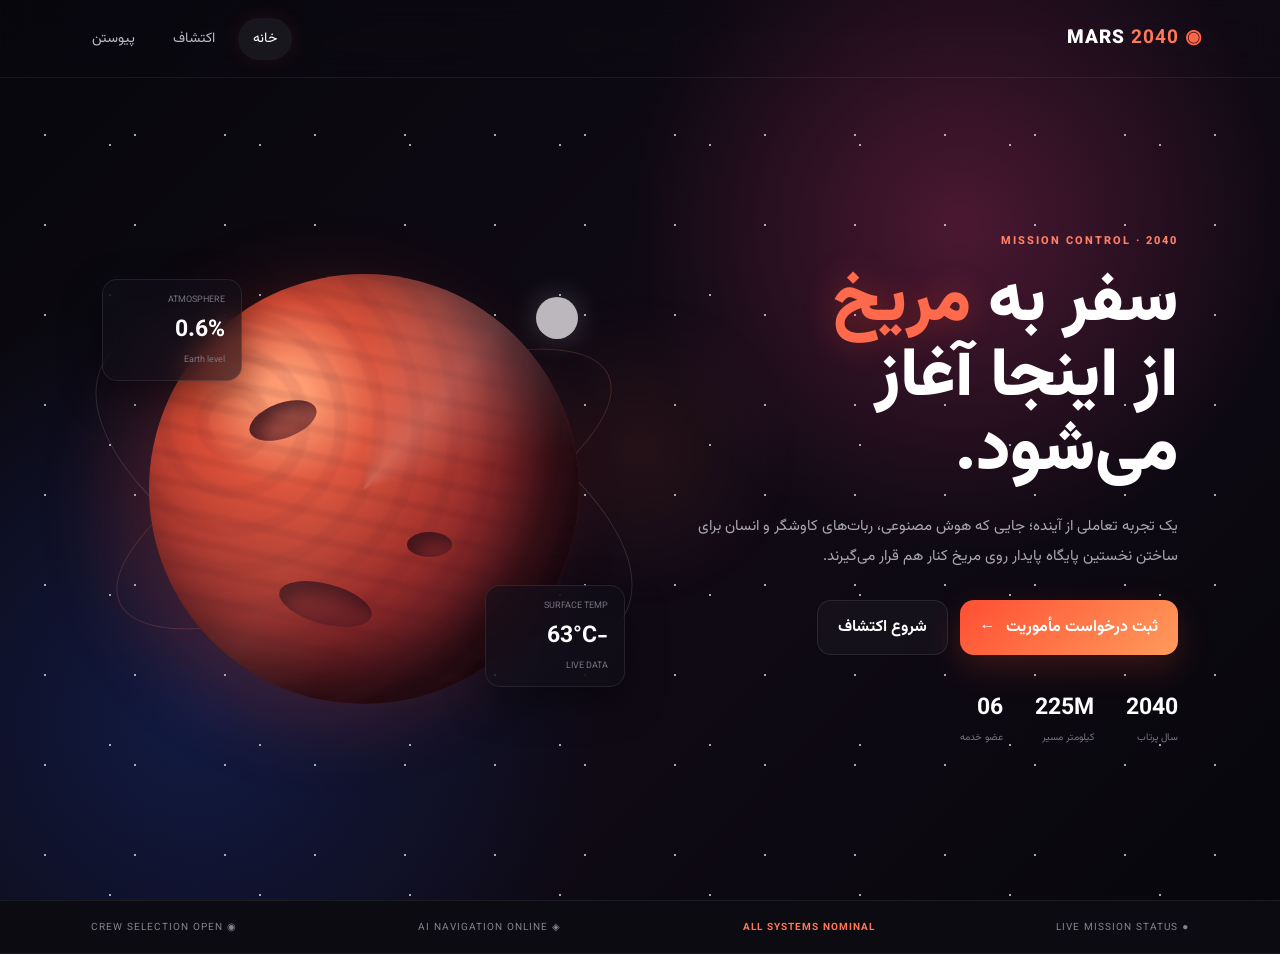
<file: index.html>
<!doctype html><html lang="fa" dir="rtl"><head><meta charset="utf-8"><meta name="viewport" content="width=device-width,initial-scale=1"><title>MARS 2040 | مأموریت سرخ</title><link rel="stylesheet" href="style.css"></head><body><div class="stars"></div><div class="cursor-glow"></div><div class="progress"></div><div class="shooting-stars"></div><header><a class="logo" href="index.html"><span>◉</span> MARS <b>2040</b></a><nav><a class="active" href="index.html">خانه</a><a href="explore.html">اکتشاف</a><a href="join.html">پیوستن</a></nav><button class="menu">☰</button></header><main class="hero"><div class="hero-copy reveal"><div class="eyebrow">MISSION CONTROL · 2040</div><h1>سفر به <em>مریخ</em><br>از اینجا آغاز می‌شود.</h1><p>یک تجربه تعاملی از آینده؛ جایی که هوش مصنوعی، ربات‌های کاوشگر و انسان برای ساختن نخستین پایگاه پایدار روی مریخ کنار هم قرار می‌گیرند.</p><div class="actions"><a class="btn primary" href="join.html">ثبت درخواست مأموریت <span>←</span></a><a class="btn ghost" href="explore.html">شروع اکتشاف</a></div><div class="stats"><div><strong>2040</strong><span>سال پرتاب</span></div><div><strong>225M</strong><span>کیلومتر مسیر</span></div><div><strong>06</strong><span>عضو خدمه</span></div></div></div><div class="planet-wrap reveal"><div class="orbit o1"></div><div class="orbit o2"></div><div class="planet"><div class="mars-texture"></div><span class="crater c1"></span><span class="crater c2"></span><span class="crater c3"></span></div><div class="moon"></div><div class="hud-card card-a"><small>ATMOSPHERE</small><b>0.6%</b><i>Earth level</i></div><div class="hud-card card-b"><small>SURFACE TEMP</small><b>-63°C</b><i>LIVE DATA</i></div></div></main><section class="ticker"><span>● LIVE MISSION STATUS</span><b>ALL SYSTEMS NOMINAL</b><span>◈ AI NAVIGATION ONLINE</span><span>◉ CREW SELECTION OPEN</span></section><script src="script.js"></script></body></html>
</file>
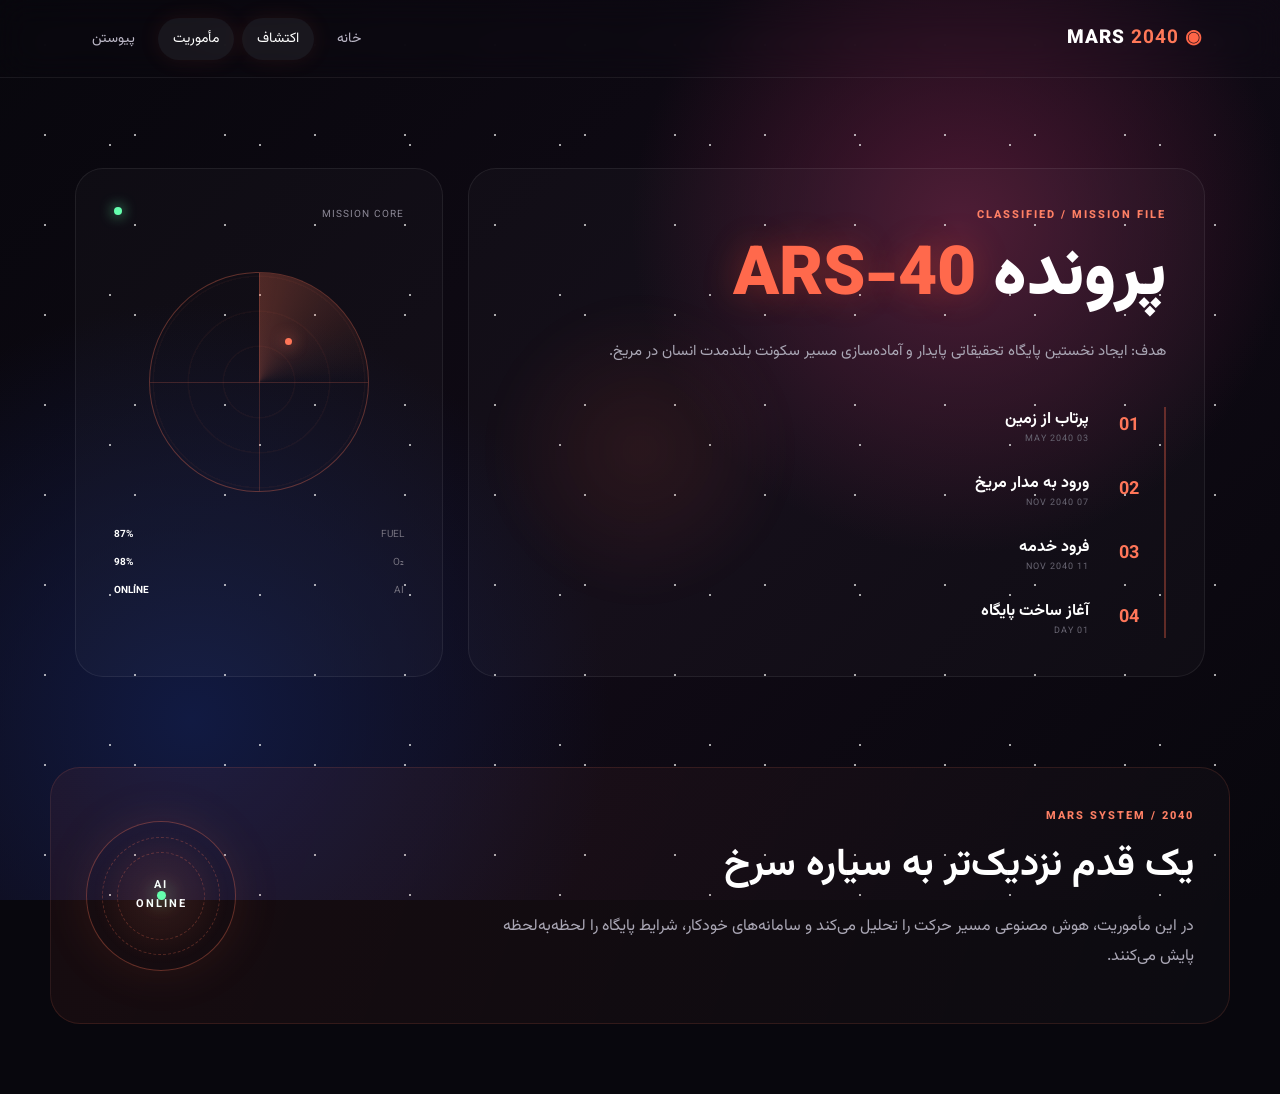
<file: explore.html>
<!doctype html><html lang="fa" dir="rtl"><head><meta charset="utf-8"><meta name="viewport" content="width=device-width,initial-scale=1"><title>پرونده مأموریت | MARS 2040</title><link rel="stylesheet" href="style.css"></head><body><div class="stars"></div><div class="cursor-glow"></div><div class="progress"></div><div class="shooting-stars"></div><header><a class="logo" href="index.html"><span>◉</span> MARS <b>2040</b></a><nav><a href="index.html">خانه</a><a class="active" href="explore.html">اکتشاف</a><a class="active" href="explore.html">مأموریت</a><a href="join.html">پیوستن</a></nav><button class="menu">☰</button></header><main class="page"><div class="mission-layout"><section class="dossier reveal"><div class="eyebrow">CLASSIFIED / MISSION FILE</div><h1>پرونده <em>ARS-40</em></h1><p>هدف: ایجاد نخستین پایگاه تحقیقاتی پایدار و آماده‌سازی مسیر سکونت بلندمدت انسان در مریخ.</p><div class="timeline"><div><b>01</b><span>پرتاب از زمین</span><small>03 MAY 2040</small></div><div><b>02</b><span>ورود به مدار مریخ</span><small>07 NOV 2040</small></div><div><b>03</b><span>فرود خدمه</span><small>11 NOV 2040</small></div><div><b>04</b><span>آغاز ساخت پایگاه</span><small>DAY 01</small></div></div></section><aside class="console reveal"><div class="console-top"><span>MISSION CORE</span><i></i></div><div class="radar"><div class="sweep"></div><div class="dot"></div></div><div class="readout"><span>FUEL <b>87%</b></span><span>O₂ <b>98%</b></span><span>AI <b>ONLINE</b></span></div></aside></div></main><section class="experience reveal"><div><span class="eyebrow">MARS SYSTEM / 2040</span><h2>یک قدم نزدیک‌تر به سیاره سرخ</h2><p>در این مأموریت، هوش مصنوعی مسیر حرکت را تحلیل می‌کند و سامانه‌های خودکار، شرایط پایگاه را لحظه‌به‌لحظه پایش می‌کنند.</p></div><div class="pulse-orb"><span></span><b>AI<br>ONLINE</b></div></section><script src="script.js"></script></body></html>
</file>
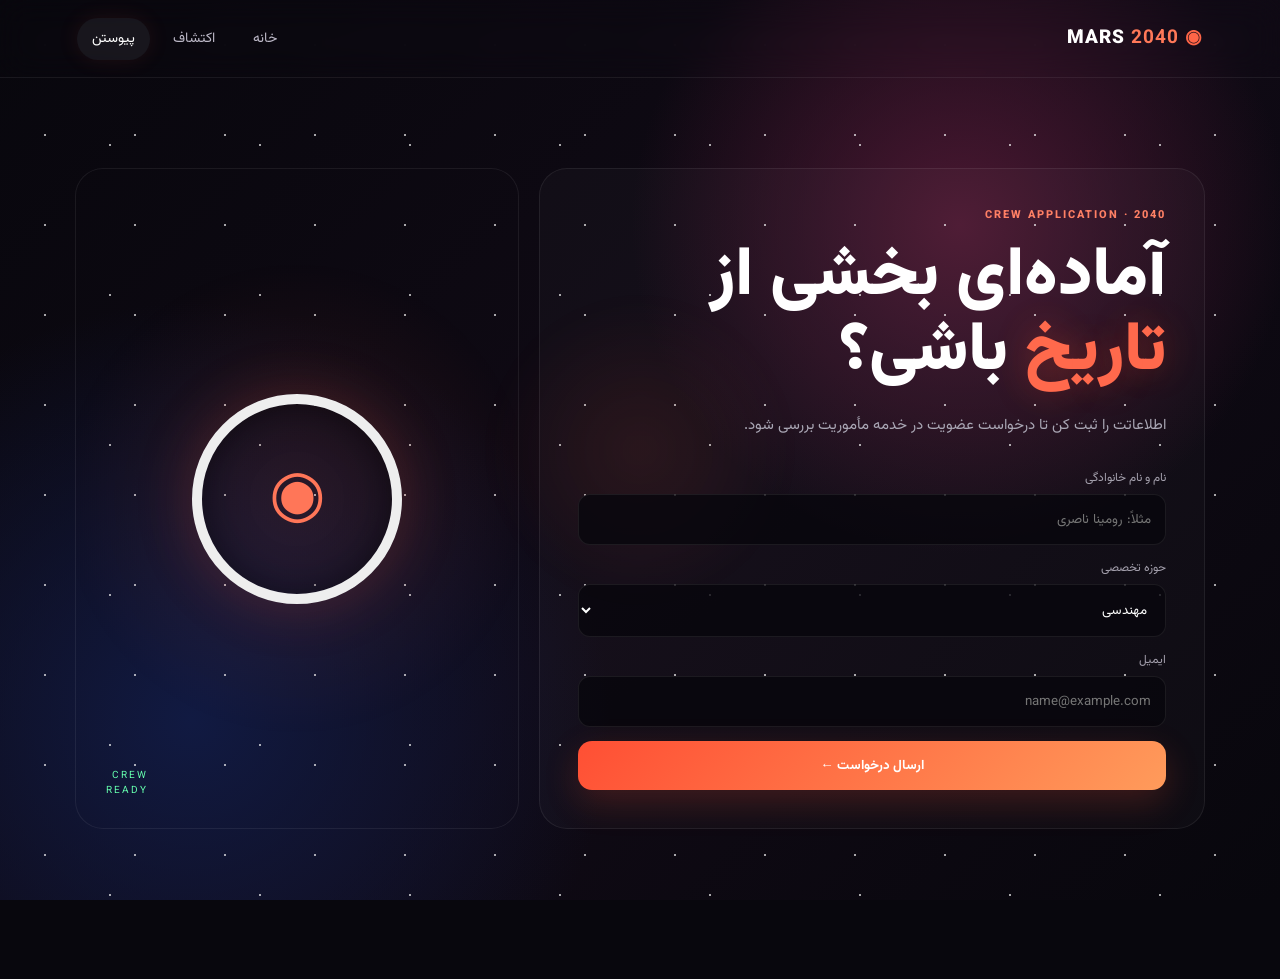
<file: join.html>
<!doctype html><html lang="fa" dir="rtl"><head><meta charset="utf-8"><meta name="viewport" content="width=device-width,initial-scale=1"><title>پیوستن به مأموریت | MARS 2040</title><link rel="stylesheet" href="style.css"></head><body><div class="stars"></div><div class="cursor-glow"></div><div class="progress"></div><div class="shooting-stars"></div><header><a class="logo" href="index.html"><span>◉</span> MARS <b>2040</b></a><nav><a href="index.html">خانه</a><a href="explore.html">اکتشاف</a><a class="active" href="join.html">پیوستن</a></nav><button class="menu">☰</button></header><main class="page join"><div class="join-box reveal"><div class="eyebrow">CREW APPLICATION · 2040</div><h1>آماده‌ای بخشی از <em>تاریخ</em> باشی؟</h1><p>اطلاعاتت را ثبت کن تا درخواست عضویت در خدمه مأموریت بررسی شود.</p><form id="crewForm"><label>نام و نام خانوادگی<input required name="name" placeholder="مثلاً: رومینا ناصری"></label><label>حوزه تخصصی<select name="field"><option>مهندسی</option><option>پزشکی</option><option>زیست‌شناسی</option><option>هوش مصنوعی</option><option>علوم فضایی</option></select></label><label>ایمیل<input required type="email" name="email" placeholder="name@example.com"></label><button class="btn primary" type="submit">ارسال درخواست ←</button></form></div><div class="join-art reveal"><div class="helmet">◉</div><div class="signal">CREW<br>READY</div></div></main><div id="formMessage" class="form-message"></div><script src="script.js"></script></body></html>
</file>
<file: style.css>
@import url('https://fonts.googleapis.com/css2?family=Vazirmatn:wght@400;500;700;800;900&display=swap');*{box-sizing:border-box}html{scroll-behavior:smooth}body{margin:0;font-family:Vazirmatn,Arial,sans-serif;color:#fff;background:#08070d;min-height:100vh;overflow-x:hidden}body:before{content:"";position:fixed;inset:0;background:radial-gradient(circle at 75% 25%,#4b1832 0,transparent 28%),radial-gradient(circle at 15% 80%,#111a42 0,transparent 32%),linear-gradient(135deg,#08070d,#100a15 55%,#08070d);z-index:-3}.stars{position:fixed;inset:0;opacity:.65;z-index:-2;background-image:radial-gradient(#fff 1px,transparent 1px),radial-gradient(#fff 1px,transparent 1px);background-size:90px 90px,150px 150px;background-position:0 0,35px 70px;animation:drift 35s linear infinite}@keyframes drift{to{background-position:180px 120px,300px 250px}}header{height:78px;display:flex;align-items:center;justify-content:space-between;padding:0 6vw;border-bottom:1px solid #ffffff12;backdrop-filter:blur(16px);position:relative;z-index:5}.logo{color:#fff;text-decoration:none;font-weight:900;letter-spacing:1px;font-size:19px}.logo span{color:#ff6547}.logo b{color:#ff7858}nav{display:flex;gap:8px}nav a{color:#bcb8c7;text-decoration:none;padding:10px 15px;border-radius:30px;font-size:14px;transition:.3s}nav a:hover,nav a.active{color:#fff;background:#ffffff10;box-shadow:0 0 22px #ff5b3b18}.menu{display:none;background:none;border:0;color:#fff;font-size:22px}.hero{min-height:calc(100vh - 78px);display:grid;grid-template-columns:1fr 1fr;align-items:center;padding:50px 8vw;gap:30px}.hero-copy{max-width:650px}.eyebrow{color:#ff8065;font-size:11px;font-weight:800;letter-spacing:2px;margin-bottom:16px}.hero h1,.page-head h1,.dossier h1,.join-box h1,.success h1{font-size:clamp(42px,5.3vw,78px);line-height:1.1;margin:0 0 22px;font-weight:900}.hero h1 em,.page h1 em,.join-box h1 em,.success h1 em{font-style:normal;color:#ff694c;text-shadow:0 0 35px #ff4e2b55}.hero p,.page-head p,.dossier>p,.join-box>p,.success p{color:#aaa7b5;line-height:2;font-size:15px;max-width:620px}.actions{display:flex;gap:12px;flex-wrap:wrap;margin:28px 0}.btn{display:inline-flex;align-items:center;justify-content:center;gap:10px;text-decoration:none;border:1px solid #ffffff18;padding:14px 20px;border-radius:14px;color:#fff;font-family:inherit;font-weight:700;cursor:pointer;transition:.3s}.btn:hover{transform:translateY(-3px)}.primary{background:linear-gradient(135deg,#ff4f34,#ff9b5b);box-shadow:0 12px 35px #ff4f3433;border:0}.ghost{background:#ffffff08}.stats{display:flex;gap:32px;margin-top:35px}.stats div{display:flex;flex-direction:column}.stats strong{font-size:23px}.stats span{font-size:10px;color:#777482;margin-top:4px}.planet-wrap{height:600px;position:relative;display:flex;align-items:center;justify-content:center}.planet{width:min(430px,72vw);aspect-ratio:1;border-radius:50%;position:relative;overflow:hidden;background:radial-gradient(circle at 32% 28%,#ff9b72 0 5%,#d94d36 22%,#8e292a 55%,#3b1420 100%);box-shadow:-35px 15px 80px #ff4b3033, inset -45px -30px 70px #17070e;animation:float 6s ease-in-out infinite}.planet:after{content:"";position:absolute;inset:0;background:linear-gradient(120deg,transparent 20%,#ffb08a18 45%,transparent 60%);animation:shine 7s linear infinite}.mars-texture{position:absolute;inset:-10%;background:repeating-radial-gradient(ellipse at 30% 30%,transparent 0 24px,#551b2515 26px 38px),repeating-linear-gradient(30deg,transparent 0 18px,#3b111c15 20px 27px);transform:rotate(-18deg);filter:blur(1px)}.crater{position:absolute;border-radius:50%;background:#5c1d25aa;box-shadow:inset 8px 8px 15px #2b0d18aa}.c1{width:70px;height:35px;top:30%;left:23%;transform:rotate(-20deg)}.c2{width:45px;height:25px;top:60%;left:60%}.c3{width:95px;height:40px;top:72%;left:30%;transform:rotate(15deg)}.orbit{position:absolute;border:1px solid #ff806533;border-radius:50%;width:540px;height:180px;transform:rotate(-25deg);animation:orbit 9s linear infinite}.o2{width:580px;height:260px;transform:rotate(25deg);animation-duration:13s;border-color:#fff2}.moon{position:absolute;width:42px;height:42px;border-radius:50%;background:#bcb6bd;top:18%;right:9%;box-shadow:0 0 30px #fff3;animation:moon 8s ease-in-out infinite}.hud-card{position:absolute;padding:13px 16px;border:1px solid #ffffff16;background:#11101a99;backdrop-filter:blur(14px);border-radius:15px;min-width:140px;box-shadow:0 15px 40px #0006}.hud-card small,.hud-card i{display:block;color:#777482;font-size:9px;font-style:normal}.hud-card b{display:block;font-size:23px;margin:5px 0}.card-a{top:15%;left:0}.card-b{bottom:17%;right:0}.ticker{height:54px;border-top:1px solid #ffffff10;border-bottom:1px solid #ffffff10;background:#ffffff05;display:flex;justify-content:space-around;align-items:center;color:#85818f;font-size:10px;letter-spacing:1px}.ticker b{color:#ff7558}.page{max-width:1180px;margin:auto;padding:90px 25px}.page-head{margin-bottom:45px}.feature-grid{display:grid;grid-template-columns:1.3fr 1fr;gap:18px}.feature{min-height:250px;border:1px solid #ffffff12;background:linear-gradient(145deg,#ffffff0b,#ffffff03);border-radius:25px;padding:28px;position:relative;overflow:hidden;transition:.35s}.feature:hover{transform:translateY(-7px);border-color:#ff6a4c55;box-shadow:0 25px 60px #ff4f3412}.feature.big{min-height:340px;background:radial-gradient(circle at 70% 30%,#ff633a22,transparent 40%),#ffffff06}.feature.wide{grid-column:1/-1;display:flex;justify-content:space-between;align-items:center}.feature .icon{font-size:30px;color:#ff775b;margin-bottom:18px}.feature h2{margin:0 0 10px}.feature p{color:#aaa7b5;line-height:1.9}.feature>span{position:absolute;bottom:24px;left:25px;font-size:9px;color:#625e6d;letter-spacing:2px}.scan{width:180px;height:180px;border:1px solid #ff775b55;border-radius:50%;position:relative;background:radial-gradient(circle,#ff684c33,transparent 60%);box-shadow:0 0 50px #ff4f3420}.scan:before,.scan:after{content:"";position:absolute;inset:15px;border:1px dashed #ff775b44;border-radius:50%}.scan span{position:absolute;width:5px;height:5px;background:#ff7658;border-radius:50%;box-shadow:0 0 12px #ff7658}.scan span:nth-child(1){top:35%;left:62%}.scan span:nth-child(2){top:65%;left:35%}.scan span:nth-child(3){top:48%;left:22%}.scan span:nth-child(4){top:25%;left:35%}.mission-layout{display:grid;grid-template-columns:1.4fr .7fr;gap:25px;align-items:stretch}.dossier,.console,.join-box,.join-art{border:1px solid #ffffff12;background:#ffffff06;border-radius:28px;padding:38px}.timeline{margin-top:40px;border-right:2px solid #ff654755;padding-right:25px;display:grid;gap:25px}.timeline div{display:grid;grid-template-columns:50px 1fr;align-items:center}.timeline b{grid-row:span 2;color:#ff7659;font-size:18px}.timeline span{font-weight:700}.timeline small{color:#686572;font-size:9px;letter-spacing:1px}.console{display:flex;flex-direction:column}.console-top{display:flex;justify-content:space-between;color:#8b8795;font-size:10px;letter-spacing:1px}.console-top i{width:8px;height:8px;background:#65ffae;border-radius:50%;box-shadow:0 0 14px #65ffae}.radar{width:220px;height:220px;border-radius:50%;border:1px solid #ff765955;margin:50px auto 35px;position:relative;background:repeating-radial-gradient(circle,#ff76590b 0 1px,transparent 2px 35px)}.radar:before,.radar:after{content:"";position:absolute;background:#ff765933}.radar:before{height:1px;width:100%;top:50%}.radar:after{width:1px;height:100%;left:50%}.sweep{position:absolute;inset:0;border-radius:50%;background:conic-gradient(from 0deg,#ff765544,transparent 25%);animation:spin 2.5s linear infinite}.dot{position:absolute;width:7px;height:7px;background:#ff7658;border-radius:50%;top:30%;left:62%;box-shadow:0 0 15px #ff7658}.readout{display:grid;gap:13px;color:#74717e;font-size:10px}.readout span{display:flex;justify-content:space-between}.readout b{color:#fff}.join{display:grid;grid-template-columns:1.2fr .8fr;gap:20px;align-items:stretch}.join-box form{display:grid;gap:14px;margin-top:28px}.join-box label{font-size:12px;color:#a4a0ad;display:grid;gap:7px}.join-box input,.join-box select{width:100%;padding:14px;border:1px solid #ffffff13;background:#08070dcc;color:#fff;border-radius:12px;font-family:inherit;outline:0}.join-box input:focus,.join-box select:focus{border-color:#ff6c50}.join-art{position:relative;display:grid;place-items:center;overflow:hidden;background:radial-gradient(circle,#ff684c1c,transparent 60%)}.helmet{width:210px;height:210px;border-radius:50%;border:10px solid #eee;display:grid;place-items:center;color:#ff7658;font-size:65px;box-shadow:inset 0 0 40px #0007,0 0 60px #ff5a3a33;animation:float 5s ease-in-out infinite}.signal{position:absolute;bottom:30px;left:30px;color:#65ffae;font-size:10px;letter-spacing:2px}.success{min-height:calc(100vh - 78px);display:flex;flex-direction:column;align-items:center;justify-content:center;text-align:center;padding:40px}.success-icon{width:90px;height:90px;border-radius:50%;display:grid;place-items:center;font-size:40px;color:#65ffae;border:1px solid #65ffae66;box-shadow:0 0 50px #65ffae22;margin-bottom:25px}.success strong{font-size:25px;letter-spacing:3px;margin:15px 0 30px;color:#ff7658}@keyframes float{50%{transform:translateY(-12px)}}@keyframes orbit{to{transform:rotate(335deg)}}@keyframes moon{50%{transform:translateY(25px)}}@keyframes spin{to{transform:rotate(360deg)}}@keyframes shine{to{transform:translateX(50%)}}.reveal{opacity:0;transform:translateY(25px);transition:1s ease}.reveal.show{opacity:1;transform:none}@media(max-width:800px){nav{display:none}.menu{display:block}.hero{grid-template-columns:1fr;padding:55px 6vw}.planet-wrap{height:430px}.planet{width:330px}.orbit{width:390px}.card-a{left:0}.card-b{right:0}.feature-grid,.mission-layout,.join{grid-template-columns:1fr}.feature.wide{grid-column:auto;display:block}.scan{margin:30px auto 0}.ticker{overflow:hidden;gap:30px;justify-content:flex-start;padding:0 25px;white-space:nowrap}.page{padding:60px 18px}.stats{gap:20px}}

/* NEXT LEVEL MOTION */
.cursor-glow{position:fixed;width:320px;height:320px;left:50%;top:50%;transform:translate(-50%,-50%);pointer-events:none;border-radius:50%;background:radial-gradient(circle,#ff5b3b18,transparent 68%);filter:blur(10px);z-index:-1;transition:left .15s ease-out,top .15s ease-out}.progress{position:fixed;top:0;right:0;height:3px;width:0;background:linear-gradient(90deg,#ff3d24,#ffb36b,#ff3d24);box-shadow:0 0 15px #ff5a3c;z-index:20}.shooting-stars:before,.shooting-stars:after{content:"";position:fixed;width:130px;height:2px;background:linear-gradient(90deg,transparent,#fff,transparent);opacity:.55;transform:rotate(-25deg);animation:shoot 7s linear infinite;z-index:-1}.shooting-stars:before{top:18%;left:-15%;animation-delay:1s}.shooting-stars:after{top:55%;left:-20%;animation-delay:4s}@keyframes shoot{0%{transform:translate(0,0) rotate(-25deg);opacity:0}8%{opacity:.8}25%{transform:translate(130vw,40vh) rotate(-25deg);opacity:0}100%{opacity:0}}.planet{transform:rotateX(var(--my,0deg)) rotateY(var(--mx,0deg));transition:transform .3s ease-out}.planet:hover{box-shadow:-35px 15px 100px #ff4b3055,inset -45px -30px 70px #17070e,0 0 60px #ff704044}.planet:before{content:"";position:absolute;inset:-20%;border-radius:50%;background:conic-gradient(from 0deg,transparent,#fff2,transparent 22%);animation:planetRing 5s linear infinite;z-index:2;mix-blend-mode:screen}@keyframes planetRing{to{transform:rotate(360deg)}}.hud-card{animation:cardFloat 4s ease-in-out infinite}.card-b{animation-delay:1.3s}@keyframes cardFloat{50%{transform:translateY(-8px) scale(1.02)}}.feature,.dossier,.console,.join-box,.join-art{transition:transform .4s ease,box-shadow .4s ease,border-color .4s ease}.feature:hover,.dossier:hover,.console:hover,.join-box:hover,.join-art:hover{box-shadow:0 25px 80px #ff4f3418;border-color:#ff765944}.experience{max-width:1180px;margin:0 auto 70px;padding:35px;border:1px solid #ff765922;border-radius:30px;background:linear-gradient(110deg,#ff5d3b10,#ffffff05);display:flex;justify-content:space-between;align-items:center;gap:30px;overflow:hidden;position:relative}.experience h2{font-size:clamp(25px,3vw,40px);margin:8px 0}.experience p{color:#aaa7b5;line-height:1.9;max-width:700px}.pulse-orb{width:150px;height:150px;border:1px solid #ff765955;border-radius:50%;display:grid;place-items:center;position:relative;flex:none;background:radial-gradient(circle,#ff765925,transparent 65%);box-shadow:0 0 50px #ff76591a}.pulse-orb:before,.pulse-orb:after{content:"";position:absolute;inset:15px;border:1px dashed #ff765944;border-radius:50%;animation:spin 7s linear infinite}.pulse-orb:after{inset:30px;animation-direction:reverse;animation-duration:4s}.pulse-orb span{position:absolute;width:9px;height:9px;background:#65ffae;border-radius:50%;box-shadow:0 0 20px #65ffae;animation:pulse 1.4s infinite}.pulse-orb b{text-align:center;font-size:11px;letter-spacing:2px;line-height:1.7}@keyframes pulse{50%{transform:scale(1.8);opacity:.55}}.form-message{max-width:800px;margin:20px auto 60px;padding:0 20px;opacity:0;transform:translateY(15px);transition:.5s;text-align:center;color:#65ffae}.form-message.show{opacity:1;transform:none}.form-message b{color:#ff7658;letter-spacing:2px}@media(max-width:800px){.experience{margin:0 18px 50px;flex-direction:column;text-align:center}.pulse-orb{width:125px;height:125px}}
</file>
